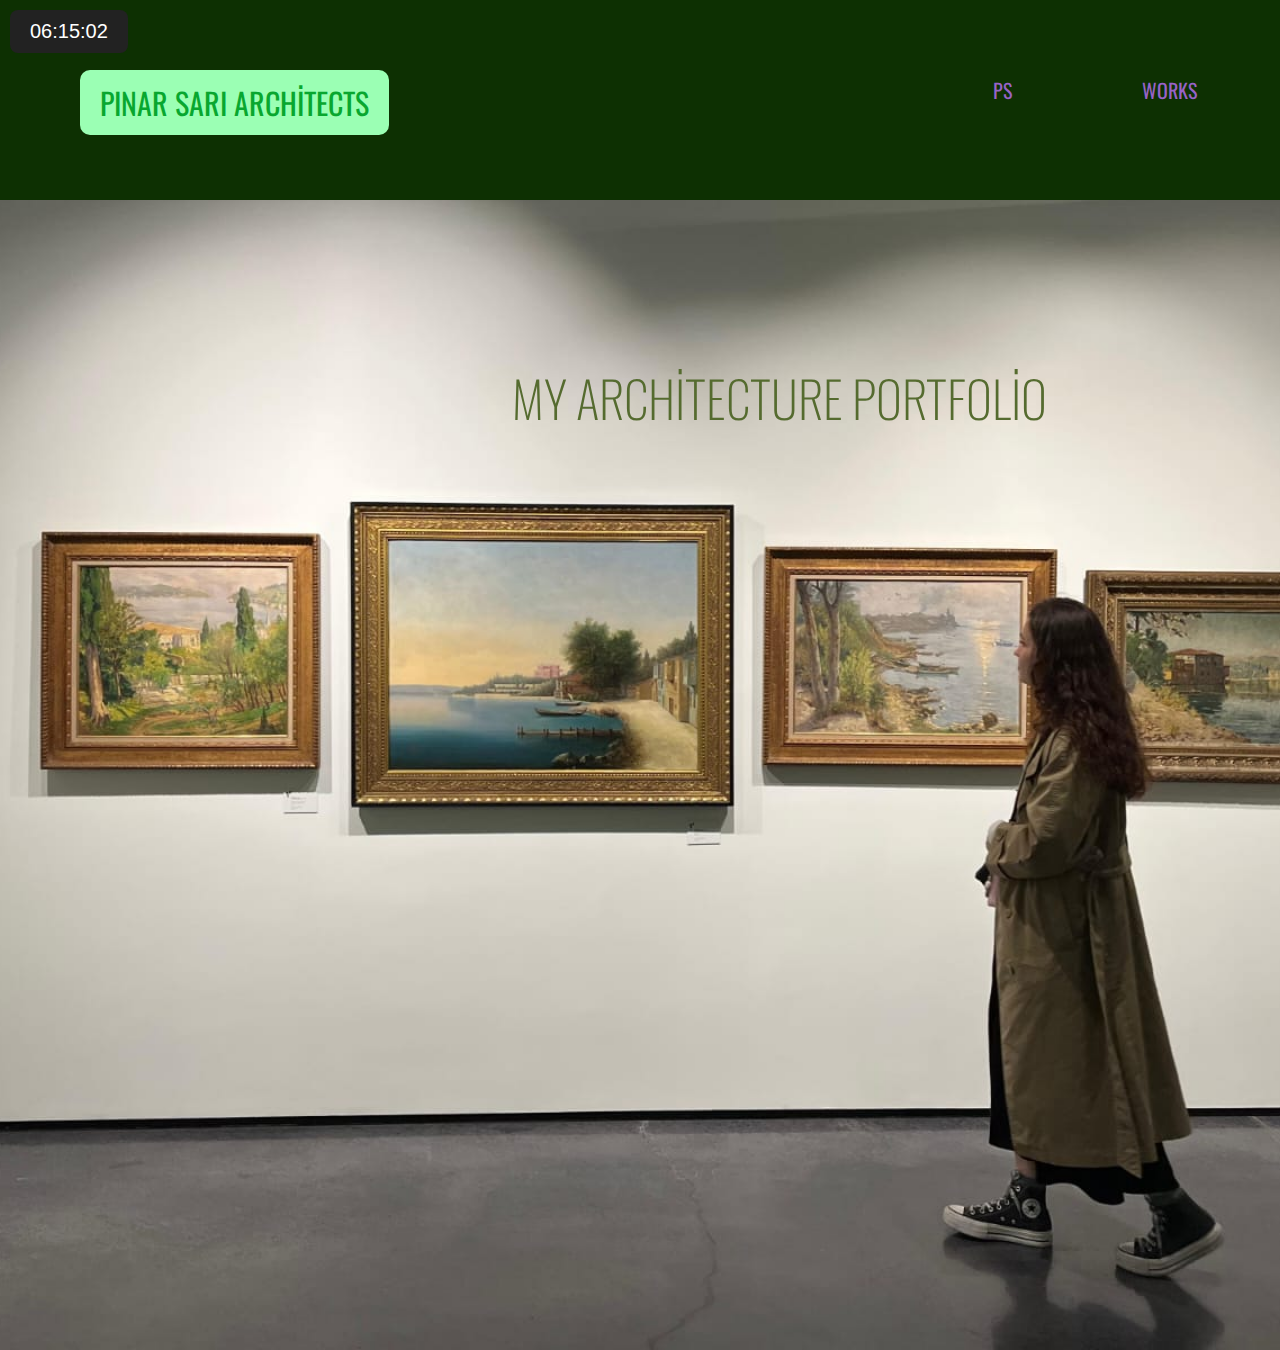
<file: index.html>
<!DOCTYPE html>
<html lang="en">
<head>
    <link rel="stylesheet" href="style.css">
    <meta charset="UTF-8">
    <meta name="viewport" content="width=device-width, initial-scale=1.0">
    <title>PNARCH</title>
    <link rel="shortcut icon" href="img/butterfly.png" type="image/x-icon">
</head>
<body>
    <div class="container">
        <div class="navbar">
            <div class="logo">
                <a href="index.html" class="active">PINAR SARI ARCHİTECTS</a>
            </div>
            <ul>
                <li><a href="PS.html" >PS</a></li>
                <li><a href="WORKS.html">WORKS</a></li>
            </ul>
        </div>
        <div class="center">
            <h1>MY ARCHİTECTURE PORTFOLİO</h1>
        </div>     
</div>
<script src="script.js"></script>
<button id="scrollToTop" onclick="scrollToTop()" style="display: none; position: fixed; bottom: 20px; right: 20px; background: rebeccapurple; color: white; border: none; padding: 10px 20px; border-radius: 10px; cursor: pointer;">
    ↑ Top
</button>

</body>
</html>
</file>
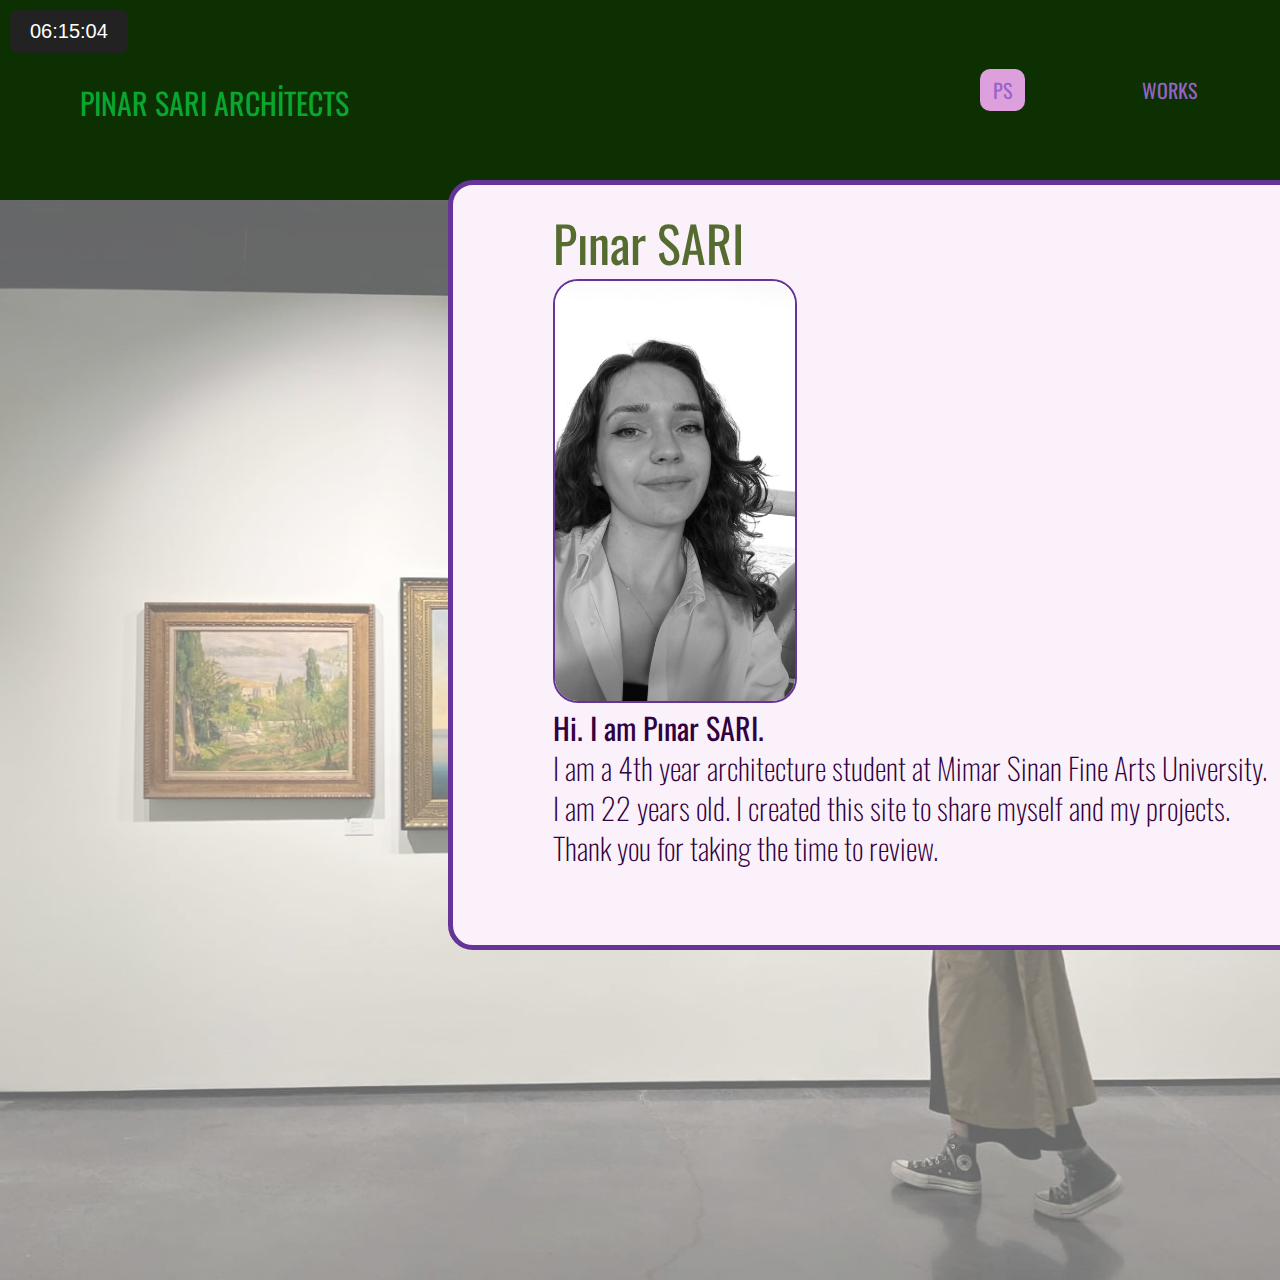
<file: PS.html>
<!DOCTYPE html>
<html lang="en">
<head>
    <link rel="stylesheet" href="PSstyle.css">
    <meta charset="UTF-8">
    <meta name="viewport" content="width=device-width, initial-scale=1.0">
    <title>PS</title>
    <link rel="shortcut icon" href="img/butterfly.png" type="image/x-icon">
</head>
<body>
    <div class="container">
        <div class="navbar">
            <div class="logo">
                <a href="index.html" >PINAR SARI ARCHİTECTS</a>
            </div>
            <ul>
                <li><a href="PS.html" class="active">PS</a></li>
                <li><a href="WORKS.html">WORKS</a></li>
            </ul>
        </div>
        <div class="background"></div>
        <div class="center">
            <h1>Pınar SARI</h1>
            <img src="img/ben.jpg" alt="">
            <h2>Hi. I am Pınar SARI.</h2>
            <h3>I am a 4th year architecture student at Mimar Sinan Fine Arts University.</h3>
            <h4>I am 22 years old. I created this site to share myself and my projects.</h4>
            <p>Thank you for taking the time to review.</p>
        </div>
        
    </div>
    <script src="script.js"></script>
    <button id="scrollToTop" onclick="scrollToTop()" style="display: none; position: fixed; bottom: 20px; right: 20px; background: rebeccapurple; color: white; border: none; padding: 10px 20px; border-radius: 10px; cursor: pointer;">
        ↑ Top
    </button>
</body>
</html>
</file>
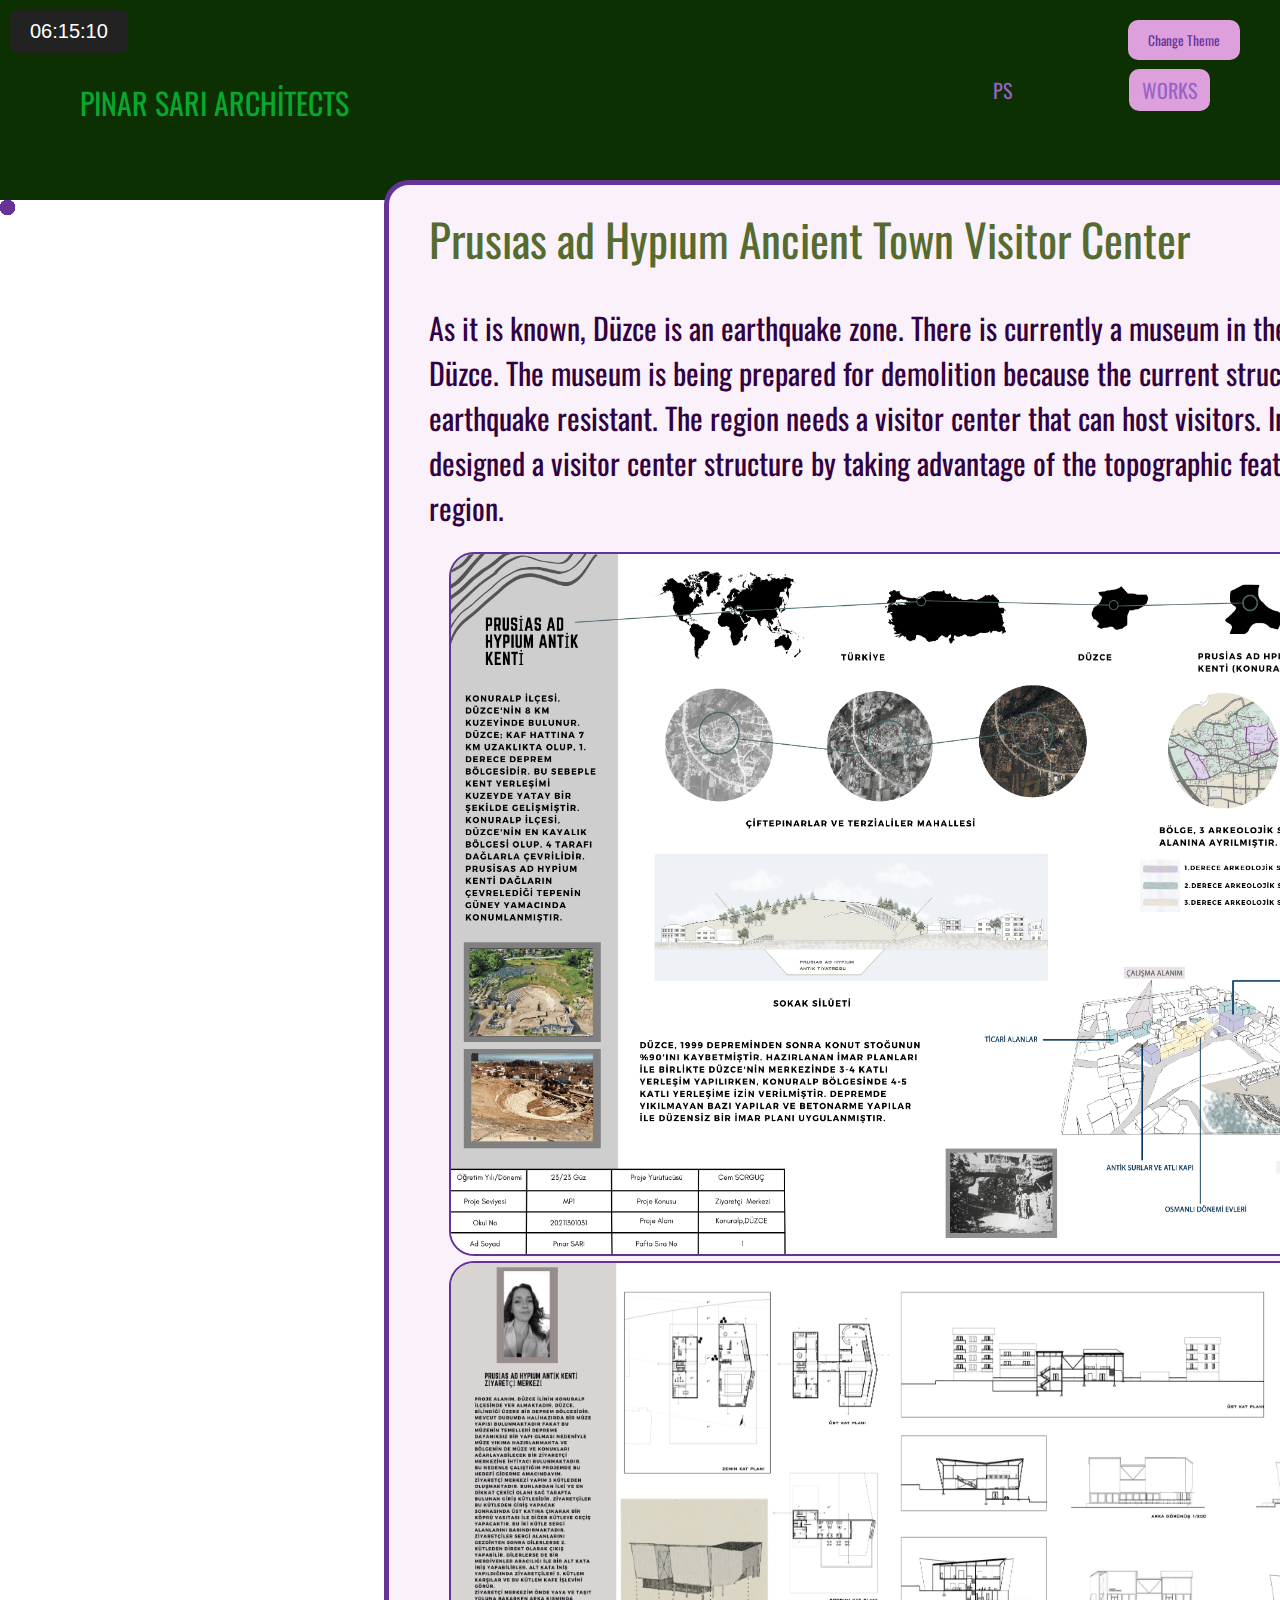
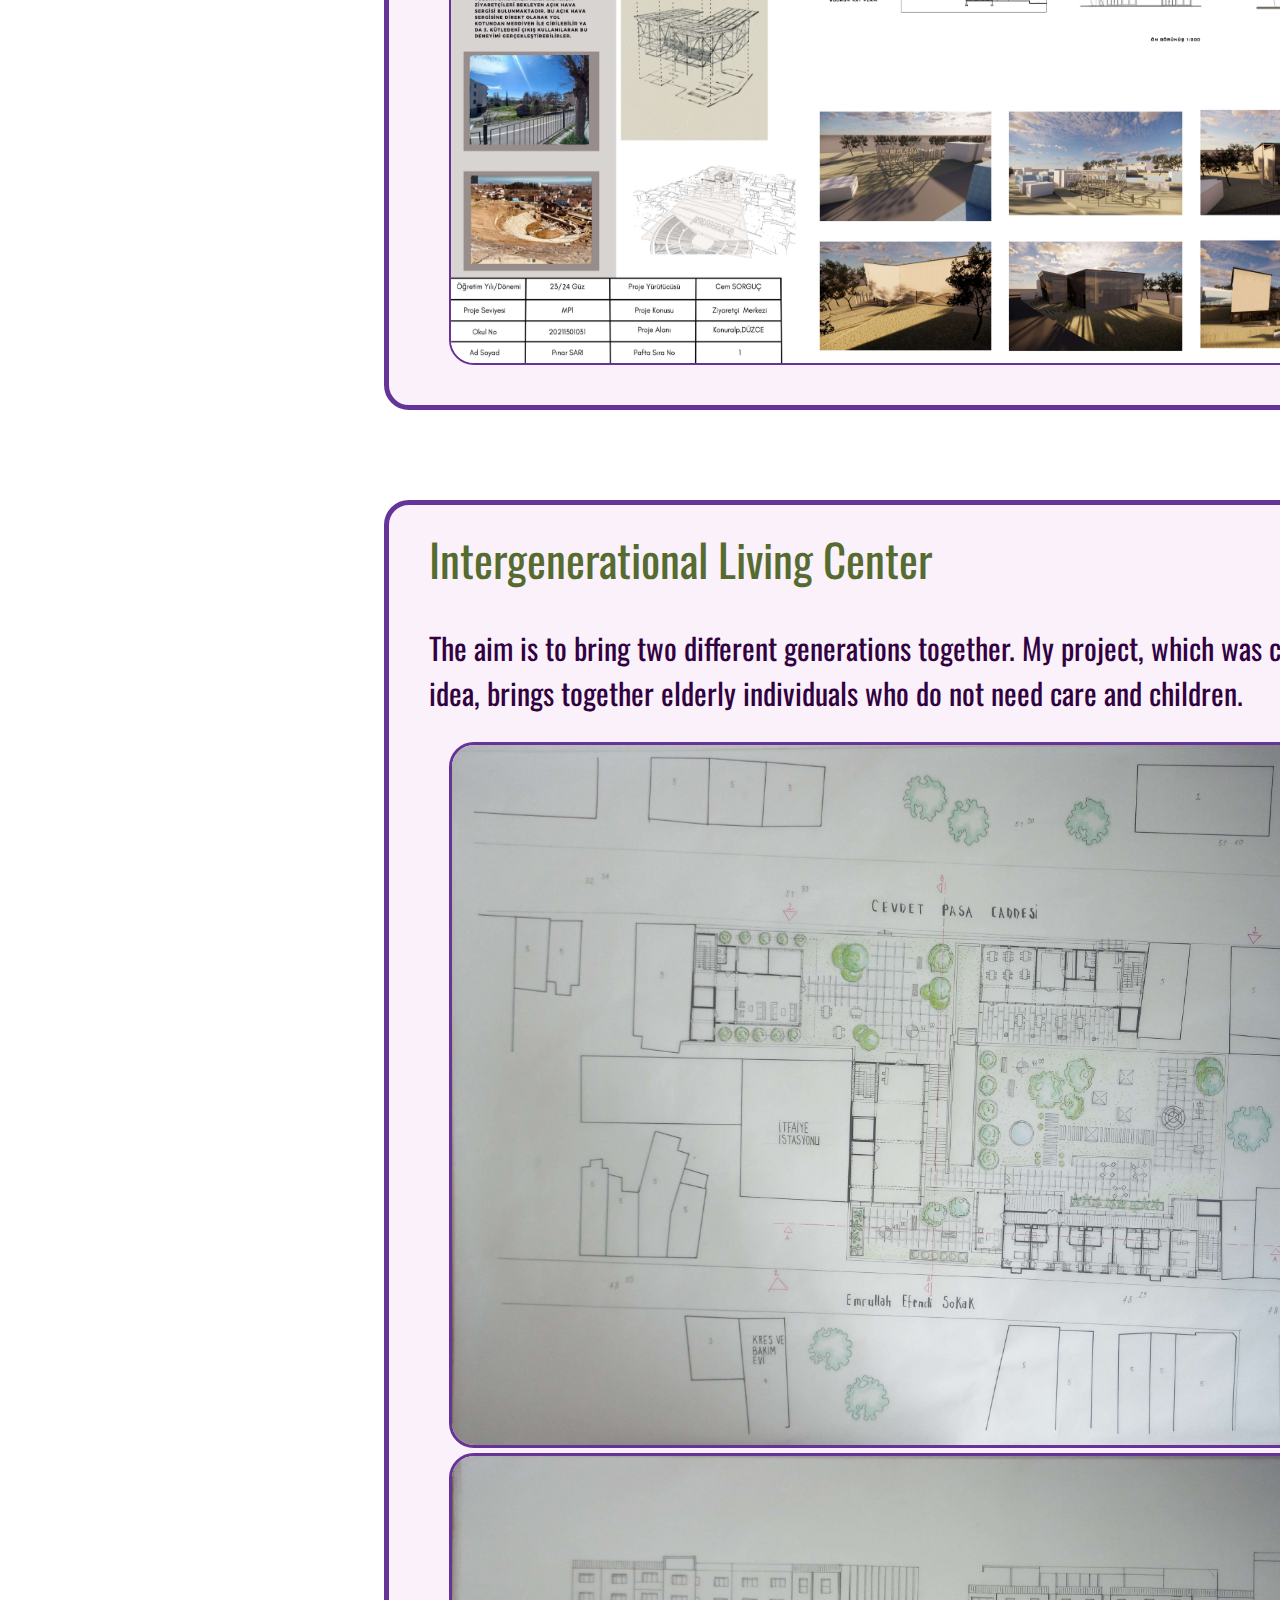
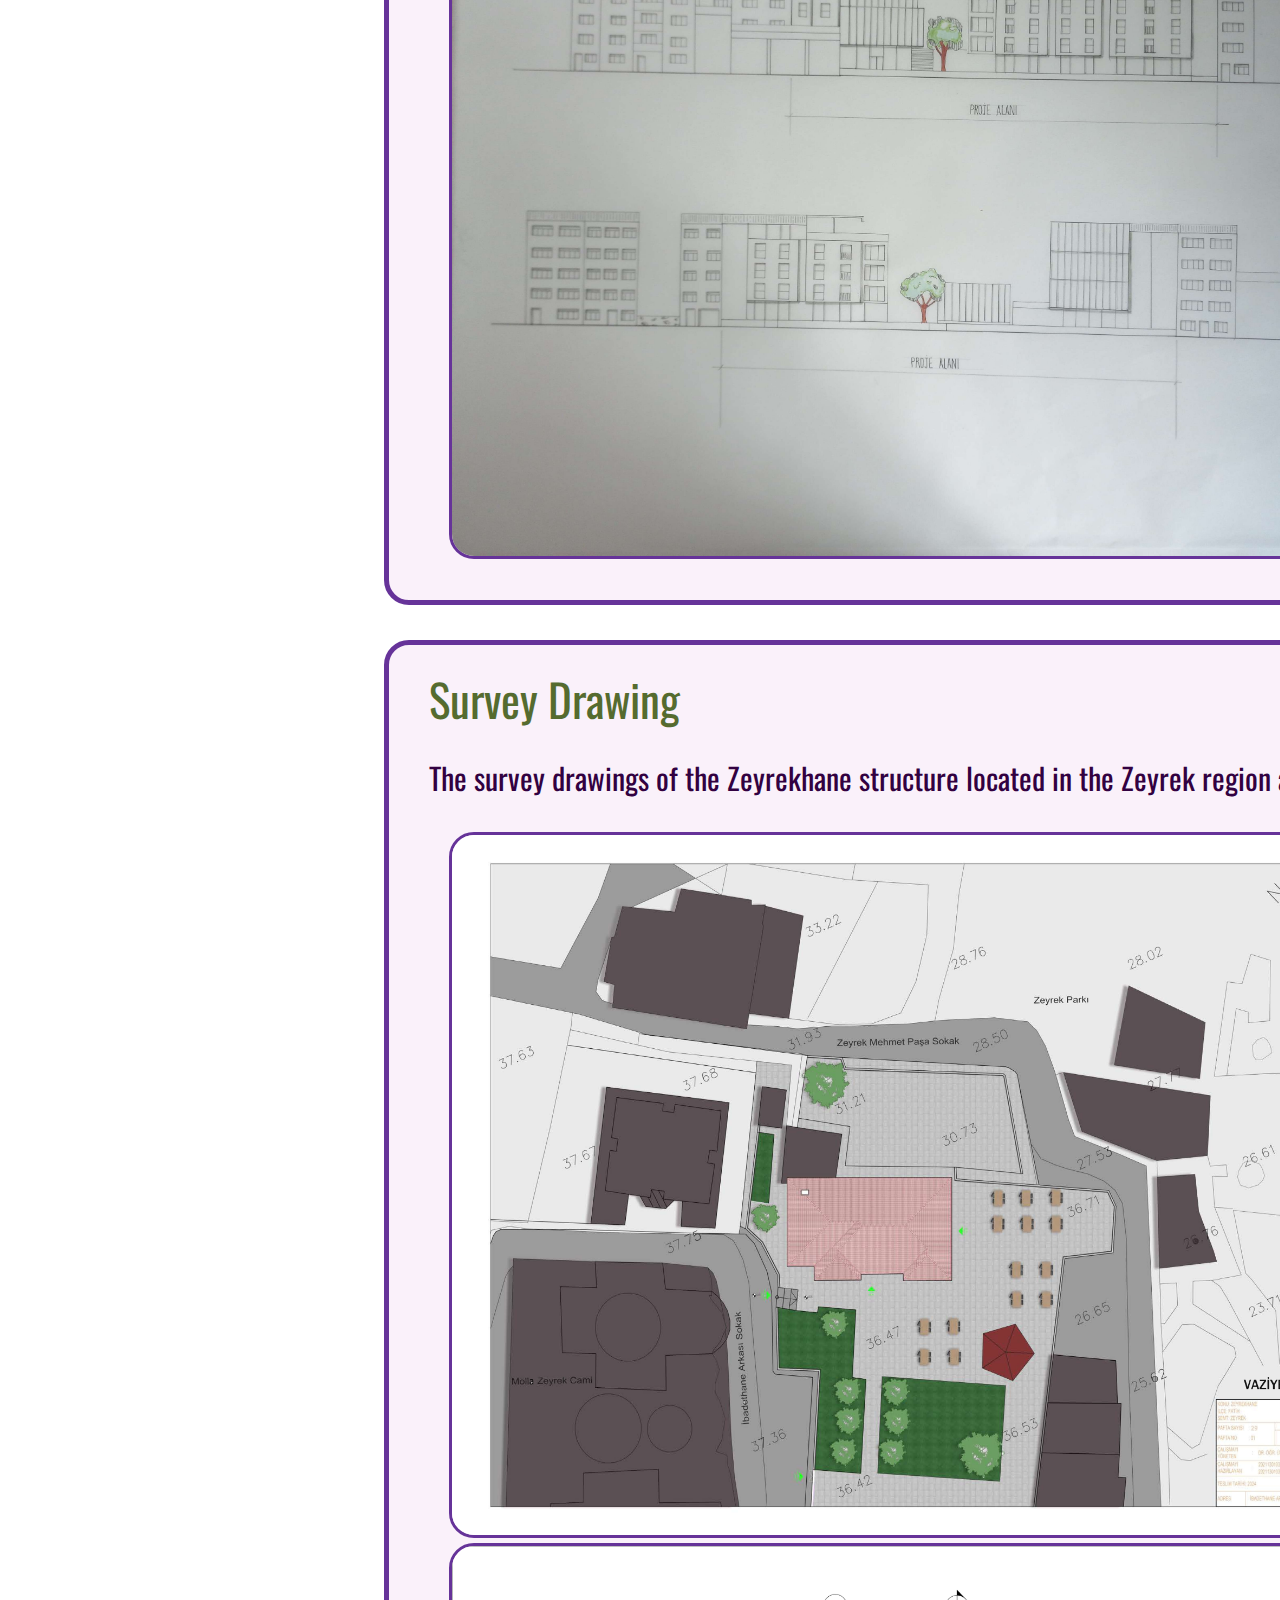
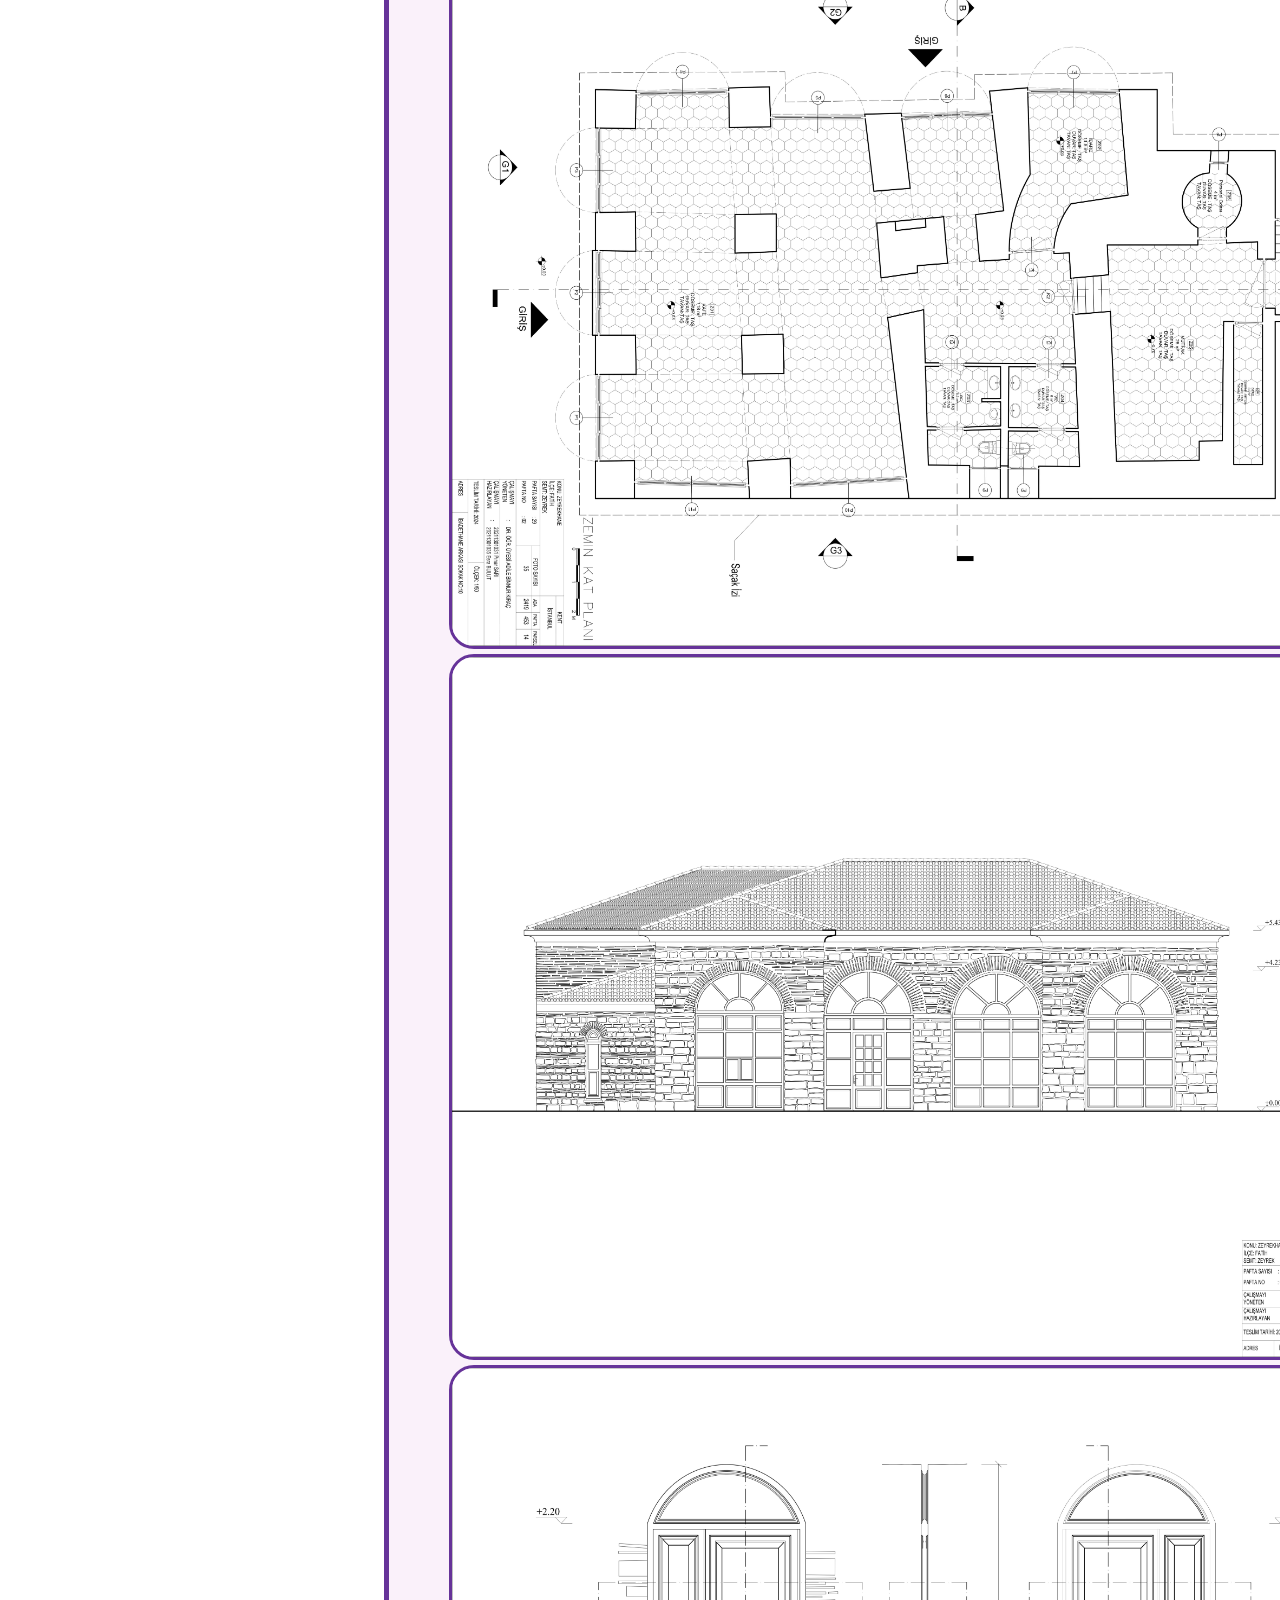
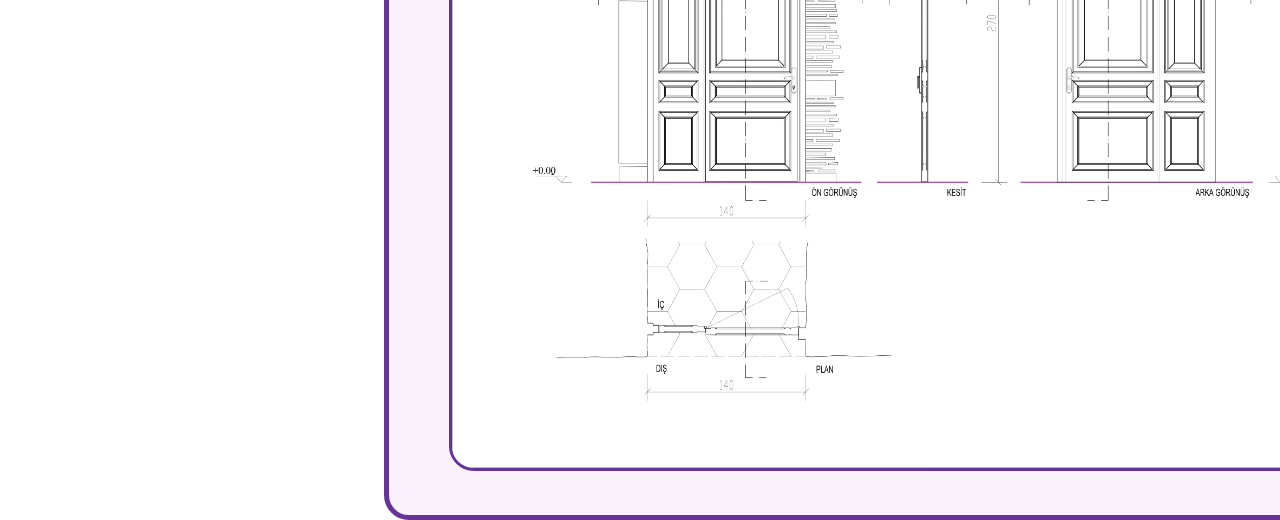
<file: WORKS.html>
<!DOCTYPE html>
<html lang="en">
<head>
    <link rel="stylesheet" href="Wstyle.css">
    <meta charset="UTF-8">
    <meta name="viewport" content="width=device-width, initial-scale=1.0">
    <title>WORKS</title>
    <link rel="shortcut icon" href="img/butterfly.png" type="image/x-icon">
</head>
<body>
    <div class="container">
        <div class="navbar">
            <div class="logo">
                <a href="index.html" >PINAR SARI ARCHİTECTS</a>
            </div>
            <ul>
                <li><a href="PS.html">PS</a></li>
                <li><a href="WORKS.html" class="active">WORKS</a></li>
            </ul>
        </div>
        <div class="center">
            <h1>Prusıas ad Hypıum Ancient Town Visitor Center</h1>
            <h2>As it is known, Düzce is an earthquake zone. There is currently a museum in the ancient city of Düzce.
        The museum is being prepared for demolition because the current structure is not earthquake resistant. 
        The region needs a visitor center that can host visitors. In this project, 
        I designed a visitor center structure by taking advantage of the topographic features of the region. </h2>
        <img src="img/1.png" alt="">
        <img src="img/mp1.jpg" alt="">
        </div>
        <div class="center2">
            <h1>Intergenerational Living Center</h1>
            <h2>The aim is to bring two different generations together. My project, which was created with this idea, 
                brings together elderly individuals who do not need care and children.</h2>
            <img src="img/mp21.jpg" alt="">
            <img src="img/mp2.jpg" alt="">
        </div>
        <div class="center3">
            <h1>Survey Drawing</h1>
            <h2>The survey drawings of the Zeyrekhane structure located in the Zeyrek region are seen.</h2>
            <img src="img/rölöve 1.jpg" alt="">
            <img src="img/rölöve 2.jpg" alt="">
            <img src="img/rölöve 3.jpg" alt="">
            <img src="img/rölöve 4.jpg" alt="">
        </div>
        
    </div>
    <script src="script.js"></script>
    <button id="scrollToTop" onclick="scrollToTop()" style="display: none; position: fixed; bottom: 20px; right: 20px; background: rebeccapurple; color: white; border: none; padding: 10px 20px; border-radius: 10px; cursor: pointer;">
        ↑ Top
    </button>
    <button onclick="toggleTheme()" style="position: fixed; top: 20px; right: 40px; padding: 10px 20px; color: rebeccapurple; font-family: oswald; background: plum; border: none; border-radius: 10px; cursor: pointer;">Change Theme</button>
</body>


</html>
</file>
<file: style.css>
@import url('https://fonts.googleapis.com/css2?family=Oswald:wght@200..700&display=swap');
*{
    margin: 0;
    padding: 0;}
.container{
    background-image: url(img/pnr.jpg);
    height:150vh;
    background-size: cover;
    background-position: center;
    background-repeat:no-repeat;  }
.container .navbar{
    width: 100%;
    height: 200px;
   background:rgba(13, 48, 2);  }
.navbar .logo{
    display: inline-block;
    margin-left: 80px;
    margin-top: 80px;}
.navbar .logo a{
    text-decoration: none;
    font-size: 30px;
    font-family: oswald;
    color: rgb(8, 167, 47);}
.navbar .logo a.active,
.navbar.logo a:hover{
    background:rgb(155, 255, 180);
    border-radius: 10px;
    padding: 10px 20px;}
.navbar ul li{
    list-style: none;
    display: inline-block;
    margin: 50px;
    line-height: 80px; }
    .navbar ul li a{
        color: rgb(151, 99, 199);
        text-decoration: none;
        font-size: 20px;
        padding: 6px 13px;
        font-family: oswald;
        transition: 1s;}
        .navbar ul li a:hover{
            background: plum;
            border-radius: 10px;}
.navbar ul{
    float: right;
    margin-right: 20px;}
.container .center{
    position: absolute;
    top: 40%;
    left: 40%;
    transform: translate(-50% -50%);
    font-family: oswald;
    user-select: none;}
.center h1{
    color: darkolivegreen;
    font-size: 50px;
    width: 900px; 
    font-weight:lighter;}
.center .buttons{
    margin: 25px 80px;}
</file>
<file: PSstyle.css>
@import url('https://fonts.googleapis.com/css2?family=Oswald:wght@200..700&display=swap');
*{
    margin: 0;
    padding: 0;}
.container .background{
        background-image: url(img/PS_pnr.jpg);
        height:120vh;
        background-size: cover;
        background-position: center;
        background-repeat:no-repeat;
        opacity: 0.6;}
.container .navbar{
    width: 100%;
    height: 200px;
   background:rgba(13, 48, 2);  }
.navbar .logo{
    display: inline-block;
    margin-left: 80px;
    margin-top: 80px;} 
.navbar .logo a{
        text-decoration: none;
        font-size: 30px;
        font-family: oswald;
        color: rgb(8, 167, 47);
        transition: 1s;} 
.navbar .logo a:hover{
    background: rgb(155, 255, 180);
    border-radius: 10px;
    padding: 10px 20px;}
.navbar ul li{
            list-style: none;
            display: inline-block;
            margin: 50px;
            line-height: 80px; }
.navbar ul li a{
            color: rgb(151, 99, 199);
            text-decoration: none;
            font-size: 20px;
            padding: 6px 13px;
            font-family: oswald;
            transition: 1s;}
 .navbar ul{
            float: right;
            margin-right: 20px;}
        .navbar ul li a.active,
        .navbar ul li a:hover{
            background: plum;
            border-radius: 10px;}
.container .center{
            position:absolute;
            top: 20%;
            left: 35%;
            transform: translate(-50% -50%);
            font-family: oswald;
            user-select: none;}
.center h1{
            color: darkolivegreen;
            font-size: 50px;
                width: 900px; 
               font-weight: normal;} 
.center h2{
    color:rgb(50, 1, 65) ;
    font-family: oswald;
    top: 520px;
    user-select: none;
    position: absolute;
    font-weight: normal;
    font-size: 30px;}
    .center h3{
        color:rgb(50, 1, 65) ;
        font-family: oswald;
        top: 560px;
        user-select: none;
        position: absolute;
        font-weight: lighter;
        font-size: 30px;}
        .center h4{
            color:rgb(50, 1, 65) ;
            font-family: oswald;
            top: 600px;
            user-select: none;
            position: absolute;
            font-weight: lighter;
            font-size: 30px;}
.center p{
    position: absolute;
    top: 640px;
    font-family: oswald;
    user-select: none;
    color: rgb(50, 1, 65);
    font-size: 30px;
    font-weight: lighter;} 
.center{
    border: solid 5px rebeccapurple;
    border-radius: 25px;
    height: 720px;
    width: 740px;
    background: rgb(250, 241, 250);
    padding: 20px 100px;
    
}  
.center img{
   width: 240px;
   height: 420px;
   position: relative;
   border: solid 2px rebeccapurple;
   border-radius: 25px;}
</file>
<file: Wstyle.css>
@import url('https://fonts.googleapis.com/css2?family=Oswald:wght@200..700&display=swap');
*{
    margin: 0;
    padding: 0;}
.container .navbar{
    width: 100%;
    height: 200px;
   background:rgba(13, 48, 2);}
.navbar .logo{
    display: inline-block;
    margin-left: 80px;
    margin-top: 80px;} 
.navbar .logo a{
        text-decoration: none;
        font-size: 30px;
        font-family: oswald;
        color: rgb(8, 167, 47);
        transition: 1s;} 
.navbar .logo a:hover{
    background: rgb(155, 255, 180);
    border-radius: 10px;
    padding: 10px 20px;}
.navbar ul li{
            list-style: none;
            display: inline-block;
            margin: 50px;
            line-height: 80px; }
.navbar ul li a{
            color: rgb(151, 99, 199);
            text-decoration: none;
            font-size: 20px;
            padding: 6px 13px;
            font-family: oswald;
            transition: 1s;}
 .navbar ul{
            float: right;
            margin-right: 20px;}
        .navbar ul li a.active,
        .navbar ul li a:hover{
            background: plum;
            border-radius: 10px;}  

.container .center{
                position:absolute;
                top: 20%;
                left: 30%;
                transform: translate(-50% -50%);
                font-family: oswald;
                user-select: none;}
                .center h1{
                    color: darkolivegreen;
                    font-size: 45px;
                        width: 900px; 
                       font-weight: normal;} 
.center h2{
    color:rgb(50, 1, 65) ;
    font-family: oswald;
    top: 120px;
     user-select: none;
    position: absolute;
    font-weight: normal;
    font-size: 30px;}

.center{
    border: solid 5px rebeccapurple;
    border-radius: 25px;
    height: 1600px;
    width: 1000px;
    background: rgb(250, 241, 250);
    padding: 20px 40px 200px 40px;}
.center img{
    width: 950px;
    height: 700px;
    left: 20px;
    position: relative;
    border: solid 2px rebeccapurple;
    border-radius: 25px;
    top: 280px;}
    .container .center2{
        position:absolute;
        top: 2100px;
        left: 30%;
        transform: translate(-50% -50%);
        font-family: oswald;
        user-select: none;}
        .center2{
            border: solid 5px rebeccapurple;
            border-radius: 25px;
            height: 1475px;
            width: 1000px;
            background: rgb(250, 241, 250);
            padding: 20px 40px 200px 40px;}
    .center2 h1{
        color: darkolivegreen;
                    font-size: 45px;
                        width: 900px; 
                       font-weight: normal;}

    .center2 h2{
    color:rgb(50, 1, 65) ;
    font-family: oswald;
    top: 120px;
    user-select: none;
    position: absolute;
    font-weight: normal;
    font-size: 30px;}
    .center2 img{
        width: 950px;
        height: 700px;
        left: 20px;
        position: relative;
        border: solid 3px rebeccapurple;
        border-radius: 25px;
        top: 150px;}
        .container .center3{
            position:absolute;
            top: 3840px;
            left: 30%;
            transform: translate(-50% -50%);
            font-family: oswald;
            user-select: none;}
            .center3{
                border: solid 5px rebeccapurple;
                border-radius: 25px;
                height: 2850px;
                width: 1000px;
                background: rgb(250, 241, 250);
                padding: 20px 40px 200px 40px;}
                .center3 h1{
                    color: darkolivegreen;
                                font-size: 45px;
                                    width: 900px; 
                                   font-weight: normal;}
    .center3 h2{
color:rgb(50, 1, 65) ;
 font-family: oswald;
top: 110px;
  user-select: none;
position: absolute;
 font-weight: normal;
 font-size: 30px;}
 .center3 img{
    width: 950px;
    height: 700px;
    left: 20px;
    position: relative;
    border: solid 3px rebeccapurple;
    border-radius: 25px;
    top: 100px;}

    body.dark-mode {
        background-color: #121212;
        color: #ffffff;
    }
.mouse-trail {
    position: fixed;
    width: 15px; 
    height: 15px;
    background-color: rebeccapurple; 
    border-radius: 50%; 
    pointer-events: none; 
    transition: transform 0.1s, opacity 0.3s; 
    z-index: 1000; 
  }
</file>
